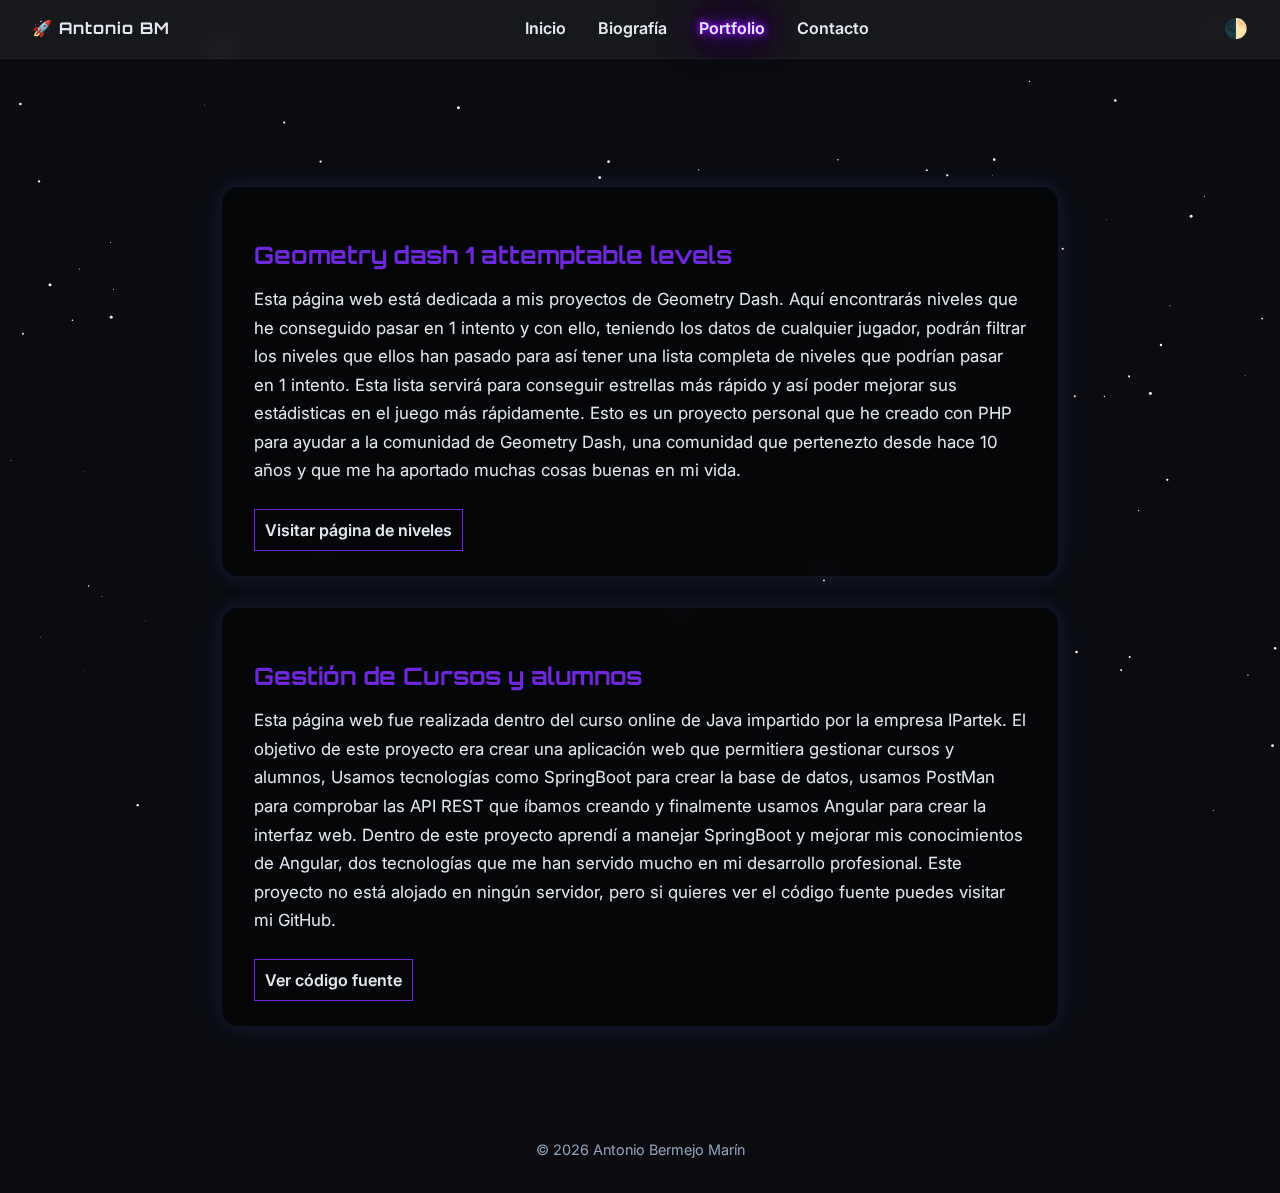
<file: portfolio.html>
<!DOCTYPE html>
<html lang="es">
<head>
  <meta charset="UTF-8" />
  <meta name="viewport" content="width=device-width, initial-scale=1.0" />
  <title>Sobre mí — Antonio Bermejo Marín</title>

  <link rel="stylesheet" href="styles.css" />
  <link rel="icon" href="https://cdn-icons-png.flaticon.com/512/3097/3097035.png" type="image/png">

  <style>
    /* ==== Fondo animado ==== */
    #stars {
      position: fixed;
      top: 0;
      left: 0;
      width: 100%;
      height: 100%;
      z-index: -1;
      background: transparent;
    }

    /* ==== Contenido ==== */
    main {
      padding: 8rem 2rem 3rem;
      max-width: 900px;
      margin: 0 auto;
      color: var(--text);
      line-height: 1.7;
      animation: fadeIn 1s ease both;
    }

    section {
      background: rgba(0, 0, 0, 0.45);
      backdrop-filter: blur(10px);
      padding: 2rem;
      border-radius: 16px;
      margin-bottom: 2rem;
      box-shadow: 0 0 25px rgba(99, 102, 241, 0.2);
      transition: background 0.4s, box-shadow 0.4s;
    }

    body.light section {
      background: rgba(255, 255, 255, 0.6);
      box-shadow: 0 0 20px rgba(79, 70, 229, 0.15);
    }

    h2, h3 {
      color: var(--accent);
      margin-top: 1rem;
      margin-bottom: 0.6rem;
    }

    p {
      color: var(--text);
      font-size: 1.05rem;
    }

    a {
      color: var(--accent);
      text-decoration: none;
    }
    a:hover {
      text-decoration: underline;
    }

    ul {
      margin-left: 1.5rem;
    }

    /* ==== Responsive ==== */
    @media (max-width: 768px) {
      main {
        padding: 7rem 1.2rem 2rem;
      }
      section {
        padding: 1.5rem;
      }
    }

    @keyframes fadeIn {
      from { opacity: 0; transform: translateY(20px); }
      to { opacity: 1; transform: translateY(0); }
    }
  </style>
</head>

<body>
  <canvas id="stars"></canvas>

  <!-- ===== NAVBAR ===== -->
  <header class="navbar">
    <div class="logo">
      🚀 <span>Antonio BM</span>
    </div>

    <nav class="nav-links">
      <a href="index.html">Inicio</a>
      <a href="sobremi.html">Biografía</a>
      <a  class="active">Portfolio</a>
      <a href="contacto.html">Contacto</a>
    </nav>

    <div class="controls">
      <button id="themeToggle" aria-label="Cambiar tema">🌓</button>
      <button id="menuToggle" aria-label="Abrir menú" class="menu-btn">
        <span></span>
        <span></span>
        <span></span>
      </button>
    </div>
  </header>

  <!-- ===== CONTENIDO PRINCIPAL ===== -->
  <main>
    <section id="intro">
      <h2>Geometry dash 1 attemptable levels</h2>
      <p>
        Esta página web está dedicada a mis proyectos de Geometry Dash. 
        Aquí encontrarás niveles que he conseguido pasar en 1 intento y con ello, teniendo los datos de cualquier jugador, 
        podrán filtrar los niveles que ellos han pasado para así tener una lista completa de niveles que podrían pasar en 1 intento.
        Esta lista servirá para conseguir estrellas más rápido y así poder mejorar sus estádisticas en el juego más rápidamente.
        Esto es un proyecto personal que he creado con PHP para ayudar a la comunidad de Geometry Dash, una comunidad que pertenezto 
        desde hace 10 años y que me ha aportado muchas cosas buenas en mi vida.
      </p>
      <a href="https://mineber-levels.infinityfreeapp.com" class="a-button" target="_blank" rel="noopener noreferrer">Visitar página de niveles</a>
    </section>

    <section id="intro">
      <h2>Gestión de Cursos y alumnos</h2>
      <p>
        Esta página web fue realizada dentro del curso online de Java impartido por la empresa IPartek.
        El objetivo de este proyecto era crear una aplicación web que permitiera gestionar cursos y alumnos,
        Usamos tecnologías como SpringBoot para crear la base de datos, usamos PostMan para comprobar las API REST que íbamos creando y 
        finalmente usamos Angular para crear la interfaz web.
        Dentro de este proyecto aprendí a manejar SpringBoot y mejorar mis conocimientos de Angular, 
        dos tecnologías que me han servido mucho en mi desarrollo profesional.
        Este proyecto no está alojado en ningún servidor, pero si quieres ver el código fuente puedes visitar mi GitHub.
      </p>
      <a href="https://github.com/mineber/examen-ipartek-SpringBoot-Angular" class="a-button" target="_blank" rel="noopener noreferrer">Ver código fuente</a>
    </section>

    

    
  </main>

  <!-- ===== FOOTER ===== -->
  <footer style="text-align:center; padding:2rem 0; color:var(--muted); font-size:0.9rem;">
    © <span id="year"></span> Antonio Bermejo Marín
  </footer>

  <!-- ===== SCRIPTS ===== -->
  <script>
    document.getElementById('year').textContent = new Date().getFullYear();

    // Fondo animado de estrellas
    const canvas = document.getElementById('stars');
    const ctx = canvas.getContext('2d');
    let stars = [];

    function resizeCanvas() {
      canvas.width = window.innerWidth;
      canvas.height = window.innerHeight;
      stars = [];
      for (let i = 0; i < 150; i++) {
        stars.push({
          x: Math.random() * canvas.width,
          y: Math.random() * canvas.height,
          radius: Math.random() * 1.5,
          speed: Math.random() * 0.4 + 0.2
        });
      }
    }

    function drawStars() {
      ctx.clearRect(0, 0, canvas.width, canvas.height);
      ctx.fillStyle = 'white';
      stars.forEach(star => {
        ctx.beginPath();
        ctx.arc(star.x, star.y, star.radius, 0, Math.PI * 2);
        ctx.fill();
        star.y += star.speed;
        if (star.y > canvas.height) {
          star.y = 0;
          star.x = Math.random() * canvas.width;
        }
      });
      requestAnimationFrame(drawStars);
    }

    window.addEventListener('resize', resizeCanvas);
    resizeCanvas();
    drawStars();
  </script>

  <script>
    // Tema claro/oscuro + menú
    const body = document.body;
    const themeToggle = document.getElementById("themeToggle");
    const menuToggle = document.getElementById("menuToggle");
    const nav = document.querySelector(".nav-links");

    if (localStorage.getItem("theme") === "light") body.classList.add("light");

    themeToggle.addEventListener("click", () => {
      body.classList.toggle("light");
      localStorage.setItem("theme", body.classList.contains("light") ? "light" : "dark");
    });

    menuToggle.addEventListener("click", () => {
      nav.classList.toggle("open");
      menuToggle.classList.toggle("active");
    });
  </script>
</body>
</html>
</file>
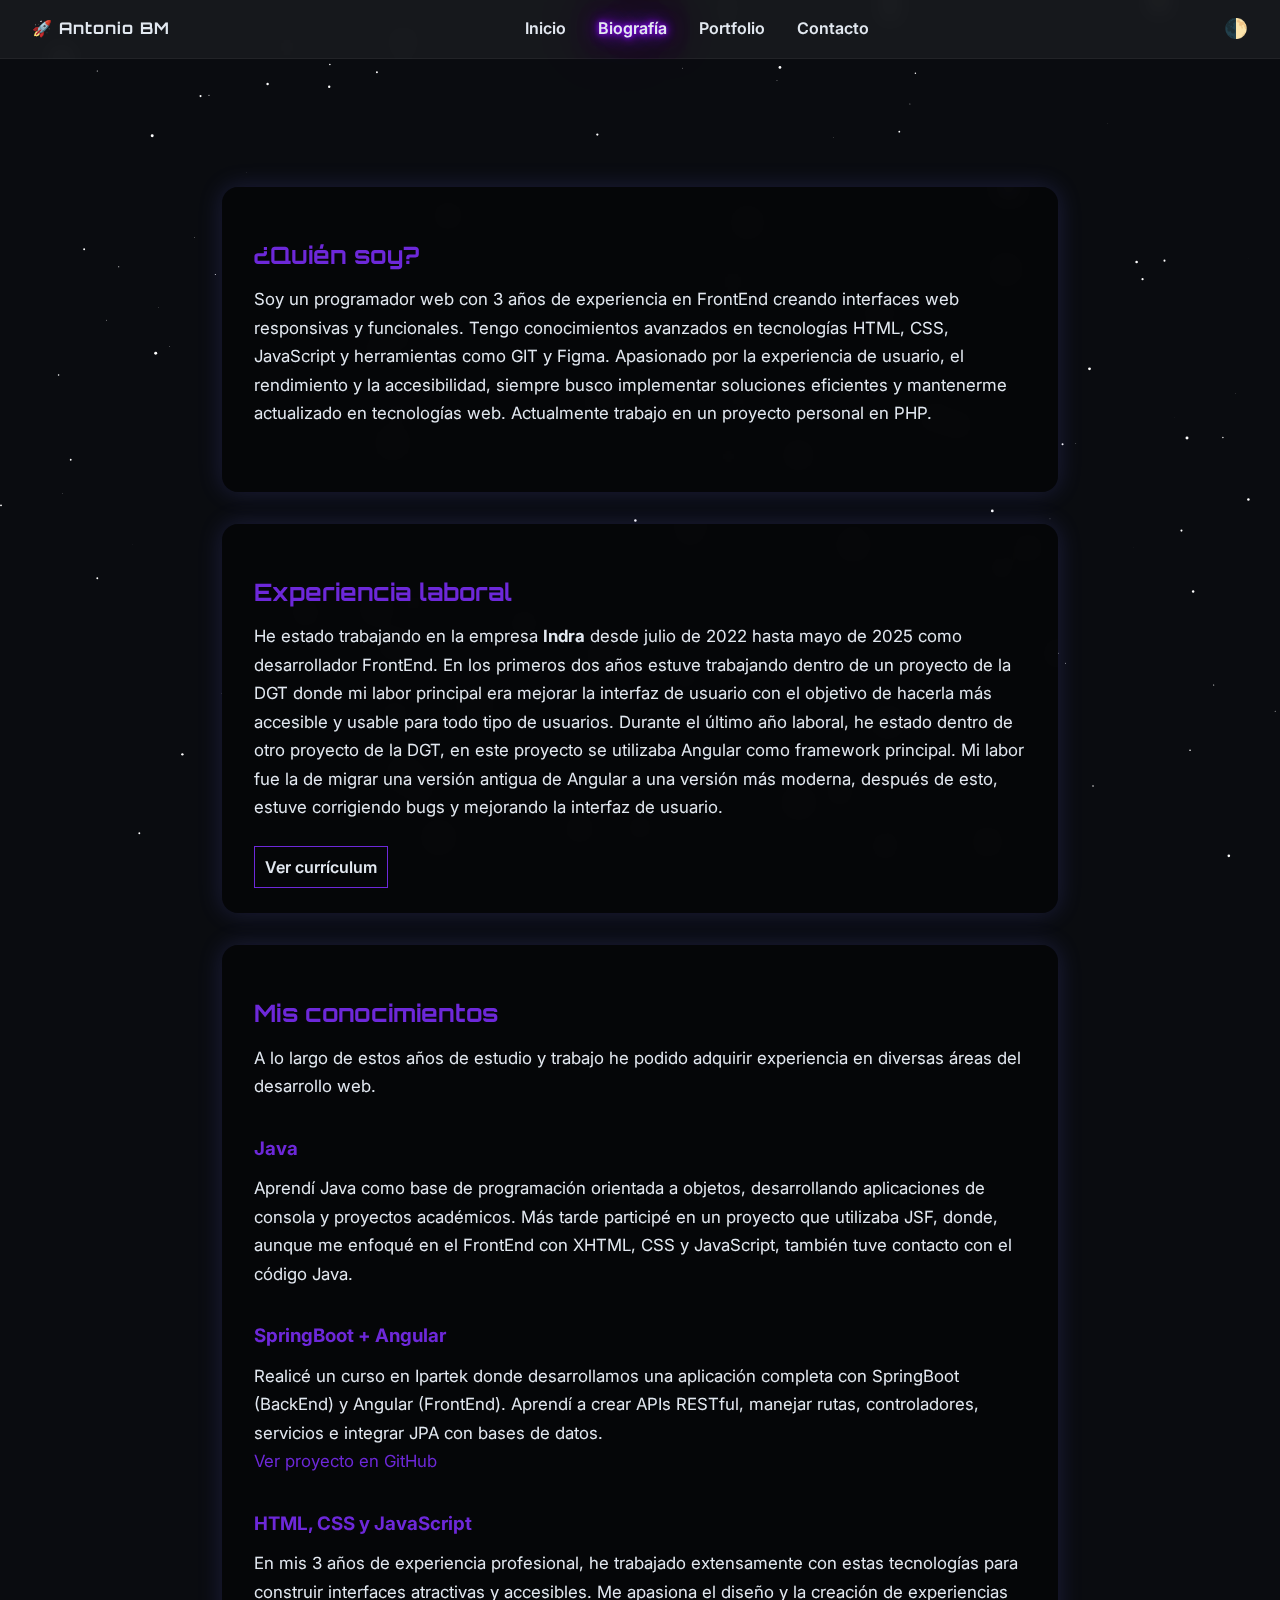
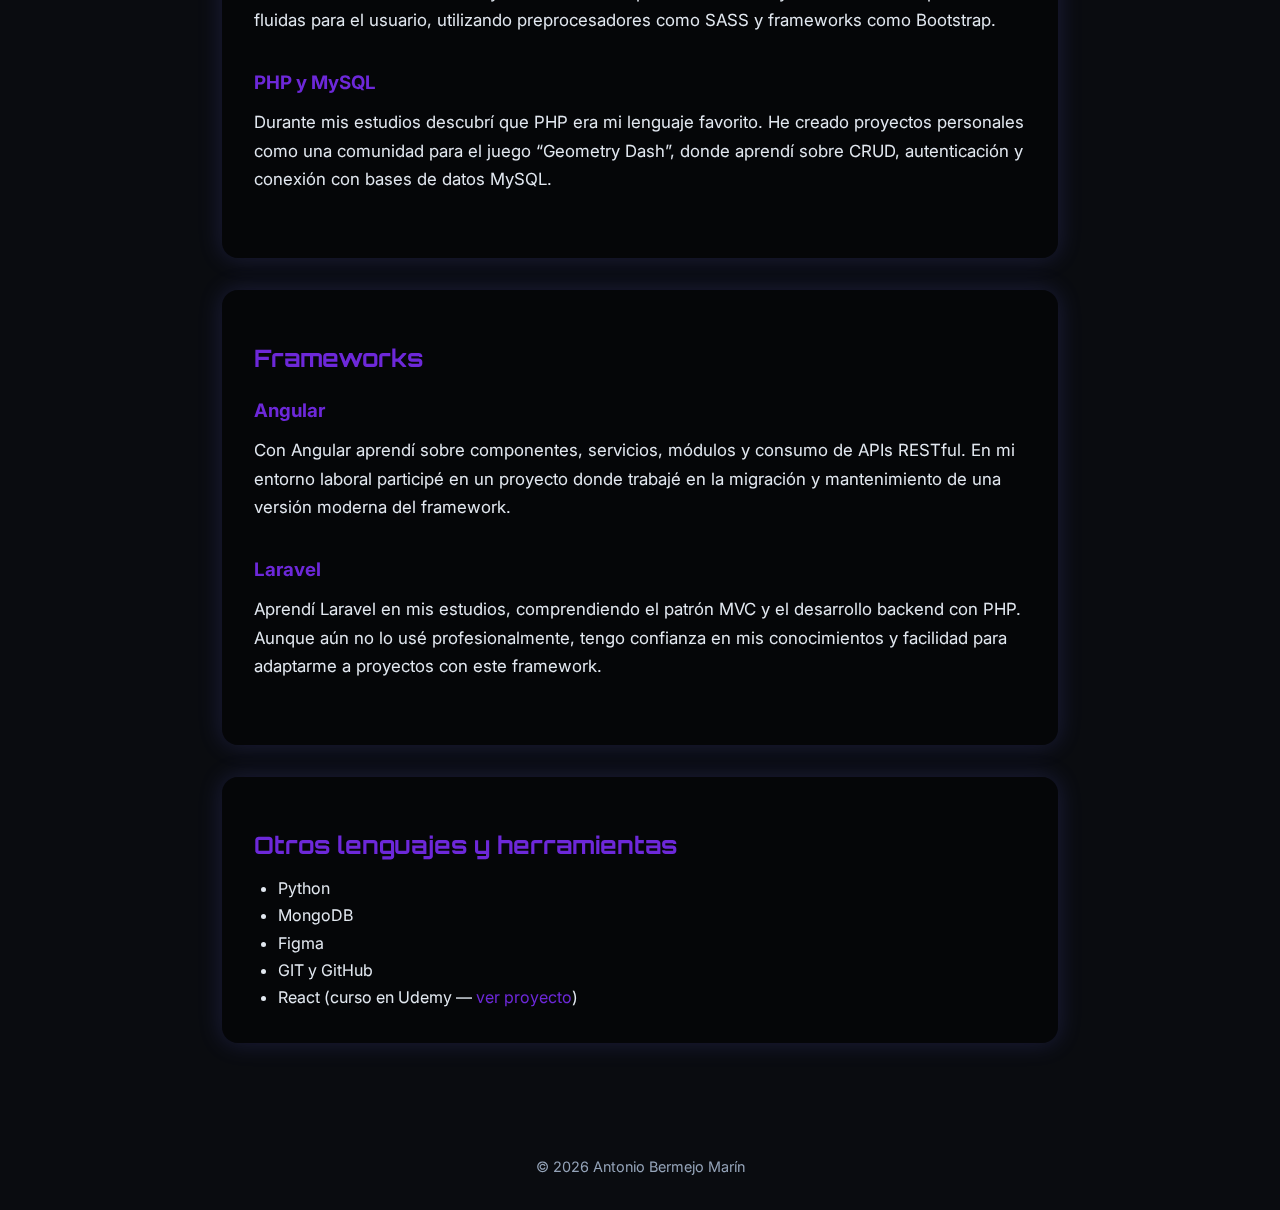
<file: sobremi.html>
<!DOCTYPE html>
<html lang="es">
<head>
  <meta charset="UTF-8" />
  <meta name="viewport" content="width=device-width, initial-scale=1.0" />
  <title>Sobre mí — Antonio Bermejo Marín</title>

  <link rel="stylesheet" href="styles.css" />
  <link rel="icon" href="logo.png" type="image/png">

  <style>
    /* ==== Fondo animado ==== */
    #stars {
      position: fixed;
      top: 0;
      left: 0;
      width: 100%;
      height: 100%;
      z-index: -1;
      background: transparent;
    }

    /* ==== Contenido ==== */
    main {
      padding: 8rem 2rem 3rem;
      max-width: 900px;
      margin: 0 auto;
      color: var(--text);
      line-height: 1.7;
      animation: fadeIn 1s ease both;
    }

    section {
      background: rgba(0, 0, 0, 0.45);
      backdrop-filter: blur(10px);
      padding: 2rem;
      border-radius: 16px;
      margin-bottom: 2rem;
      box-shadow: 0 0 25px rgba(99, 102, 241, 0.2);
      transition: background 0.4s, box-shadow 0.4s;
    }

    body.light section {
      background: rgba(255, 255, 255, 0.6);
      box-shadow: 0 0 20px rgba(79, 70, 229, 0.15);
    }

    h2, h3 {
      color: var(--accent);
      margin-top: 1rem;
      margin-bottom: 0.6rem;
    }

    p {
      color: var(--text);
      font-size: 1.05rem;
    }

    a {
      color: var(--accent);
      text-decoration: none;
    }
    a:hover {
      text-decoration: underline;
    }

    ul {
      margin-left: 1.5rem;
    }

    /* ==== Responsive ==== */
    @media (max-width: 768px) {
      main {
        padding: 7rem 1.2rem 2rem;
      }
      section {
        padding: 1.5rem;
      }
    }

    @keyframes fadeIn {
      from { opacity: 0; transform: translateY(20px); }
      to { opacity: 1; transform: translateY(0); }
    }
  </style>
</head>

<body>
  <canvas id="stars"></canvas>

  <!-- ===== NAVBAR ===== -->
  <header class="navbar">
    <div class="logo">
      🚀 <span>Antonio BM</span>
    </div>

    <nav class="nav-links">
      <a href="index.html">Inicio</a>
      <a class="active">Biografía</a>
      <a href="portfolio.html">Portfolio</a>
      <a href="contacto.html">Contacto</a>
    </nav>

    <div class="controls">
      <button id="themeToggle" aria-label="Cambiar tema">🌓</button>
      <button id="menuToggle" aria-label="Abrir menú" class="menu-btn">
        <span></span>
        <span></span>
        <span></span>
      </button>
    </div>
  </header>

  <!-- ===== CONTENIDO PRINCIPAL ===== -->
  <main>
    <section id="intro">
      <h2>¿Quién soy?</h2>
      <p>
        Soy un programador web con 3 años de experiencia en FrontEnd creando interfaces web responsivas y funcionales. 
        Tengo conocimientos avanzados en tecnologías HTML, CSS, JavaScript y herramientas como GIT y Figma.
        Apasionado por la experiencia de usuario, el rendimiento y la accesibilidad, siempre busco implementar soluciones eficientes 
        y mantenerme actualizado en tecnologías web. Actualmente trabajo en un proyecto personal en PHP.
      </p>
    </section>
    <section id="experiencia">
      <h2>Experiencia laboral</h2>
      <p>
        He estado trabajando en la empresa <strong>Indra</strong> desde julio de 2022 hasta mayo de 2025 como desarrollador FrontEnd.
        En los primeros dos años estuve trabajando dentro de un proyecto de la DGT donde mi labor principal era mejorar la interfaz
        de usuario con el objetivo de hacerla más accesible y usable para todo tipo de usuarios.
        Durante el último año laboral, he estado dentro de otro proyecto de la DGT, en este proyecto se utilizaba Angular 
        como framework principal. Mi labor fue la de migrar una versión antigua de Angular a una versión más moderna, después de esto,
        estuve corrigiendo bugs y mejorando la interfaz de usuario.

      </p>
      <a href="Antonio CV.pdf" class="a-button">Ver currículum</a>
    </section>

    <section id="conocimientos">
      <h2>Mis conocimientos</h2>
      <p>
        A lo largo de estos años de estudio y trabajo he podido adquirir experiencia en diversas áreas del desarrollo web.
      </p>

      <h3>Java</h3>
      <p>
        Aprendí Java como base de programación orientada a objetos, desarrollando aplicaciones de consola y proyectos académicos.
        Más tarde participé en un proyecto que utilizaba JSF, donde, aunque me enfoqué en el FrontEnd con XHTML, CSS y JavaScript, 
        también tuve contacto con el código Java.
      </p>

      <h3>SpringBoot + Angular</h3>
      <p>
        Realicé un curso en Ipartek donde desarrollamos una aplicación completa con SpringBoot (BackEnd) y Angular (FrontEnd).  
        Aprendí a crear APIs RESTful, manejar rutas, controladores, servicios e integrar JPA con bases de datos.
        <br><a href="https://github.com/mineber/examen-ipartek-SpringBoot-Angular" target="_blank">Ver proyecto en GitHub</a>
      </p>

      <h3>HTML, CSS y JavaScript</h3>
      <p>
        En mis 3 años de experiencia profesional, he trabajado extensamente con estas tecnologías para construir interfaces 
        atractivas y accesibles. Me apasiona el diseño y la creación de experiencias fluidas para el usuario, 
        utilizando preprocesadores como SASS y frameworks como Bootstrap.
      </p>

      <h3>PHP y MySQL</h3>
      <p>
        Durante mis estudios descubrí que PHP era mi lenguaje favorito. He creado proyectos personales como una comunidad para el juego 
        “Geometry Dash”, donde aprendí sobre CRUD, autenticación y conexión con bases de datos MySQL.
      </p>
    </section>

    <section id="frameworks">
      <h2>Frameworks</h2>

      <h3>Angular</h3>
      <p>
        Con Angular aprendí sobre componentes, servicios, módulos y consumo de APIs RESTful. 
        En mi entorno laboral participé en un proyecto donde trabajé en la migración y mantenimiento de una versión moderna del framework.
      </p>

      <h3>Laravel</h3>
      <p>
        Aprendí Laravel en mis estudios, comprendiendo el patrón MVC y el desarrollo backend con PHP. 
        Aunque aún no lo usé profesionalmente, tengo confianza en mis conocimientos y facilidad para adaptarme a proyectos con este framework.
      </p>
    </section>

    <section id="otros">
      <h2>Otros lenguajes y herramientas</h2>
      <ul>
        <li>Python</li>
        <li>MongoDB</li>
        <li>Figma</li>
        <li>GIT y GitHub</li>
        <li>
          React (curso en Udemy — 
          <a href="https://github.com/mineber/rick-morty-course" target="_blank">ver proyecto</a>)
        </li>
      </ul>
    </section>
  </main>

  <!-- ===== FOOTER ===== -->
  <footer style="text-align:center; padding:2rem 0; color:var(--muted); font-size:0.9rem;">
    © <span id="year"></span> Antonio Bermejo Marín
  </footer>

  <!-- ===== SCRIPTS ===== -->
  <script>
    document.getElementById('year').textContent = new Date().getFullYear();

    // Fondo animado de estrellas
    const canvas = document.getElementById('stars');
    const ctx = canvas.getContext('2d');
    let stars = [];

    function resizeCanvas() {
      canvas.width = window.innerWidth;
      canvas.height = window.innerHeight;
      stars = [];
      for (let i = 0; i < 150; i++) {
        stars.push({
          x: Math.random() * canvas.width,
          y: Math.random() * canvas.height,
          radius: Math.random() * 1.5,
          speed: Math.random() * 0.4 + 0.2
        });
      }
    }

    function drawStars() {
      ctx.clearRect(0, 0, canvas.width, canvas.height);
      ctx.fillStyle = 'white';
      stars.forEach(star => {
        ctx.beginPath();
        ctx.arc(star.x, star.y, star.radius, 0, Math.PI * 2);
        ctx.fill();
        star.y += star.speed;
        if (star.y > canvas.height) {
          star.y = 0;
          star.x = Math.random() * canvas.width;
        }
      });
      requestAnimationFrame(drawStars);
    }

    window.addEventListener('resize', resizeCanvas);
    resizeCanvas();
    drawStars();
  </script>

  <script>
    // Tema claro/oscuro + menú
    const body = document.body;
    const themeToggle = document.getElementById("themeToggle");
    const menuToggle = document.getElementById("menuToggle");
    const nav = document.querySelector(".nav-links");

    if (localStorage.getItem("theme") === "light") body.classList.add("light");

    themeToggle.addEventListener("click", () => {
      body.classList.toggle("light");
      localStorage.setItem("theme", body.classList.contains("light") ? "light" : "dark");
    });

    menuToggle.addEventListener("click", () => {
      nav.classList.toggle("open");
      menuToggle.classList.toggle("active");
    });
  </script>
</body>
</html>
</file>
<file: styles.css>
@import url('https://fonts.googleapis.com/css2?family=Orbitron:wght@500;700&family=Inter:wght@400;600&display=swap');

:root {
  --bg: #0a0c10;
  --text: #e2e8f0;
  --accent: #6d28d9;
  --muted: #94a3b8;
  --card: #111827;
  --blur: rgba(255,255,255,0.05);
  --radius: 14px;
  --transition: 0.3s ease;
}
.active{
    
      color: #fff;
      text-shadow:
        0 0 5px rgb(140, 0, 255),
        0 0 10px rgb(140, 0, 255),
        0 0 20px rgb(140, 0, 255),
        0 0 40px rgb(140, 0, 255),
        0 0 80px rgb(140, 0, 255);
      display: inline-block;
}
/* Tema claro */
.light {
  --bg: #f9fafb;
  --text: #0f172a;
  --accent: #7c3aed;
  --muted: #272727;
  --card: #ffffff;
  --blur: rgba(0,0,0,0.05);
}

* {
  margin: 0;
  padding: 0;
  box-sizing: border-box;
}

body {
  background: var(--bg);
  color: var(--text);
  font-family: 'Inter', sans-serif;
  line-height: 1.6;
  transition: background var(--transition), color var(--transition);
}

/* ==== Navbar ==== */
.navbar {
  position: sticky;
  top: 0;
  width: 100%;
  background: var(--blur);
  backdrop-filter: blur(10px);
  -webkit-backdrop-filter: blur(10px);
  display: flex;
  justify-content: space-between;
  align-items: center;
  padding: 1rem 2rem;
  z-index: 100;
  border-bottom: 1px solid rgba(255,255,255,0.05);
}

.logo {
  font-family: 'Orbitron', sans-serif;
  font-weight: 700;
  letter-spacing: 1px;
  display: flex;
  align-items: center;
  gap: 6px;
}

.nav-links {
  display: flex;
  gap: 2rem;
}

.nav-links a {
  color: var(--text);
  text-decoration: none;
  font-weight: 600;
  position: relative;
  transition: color var(--transition);
}

.nav-links a::after {
  content: '';
  position: absolute;
  bottom: -3px;
  left: 0;
  width: 0;
  height: 2px;
  background: var(--accent);
  transition: width 0.3s;
}

.nav-links a:hover::after {
  width: 100%;
}

/* ==== Botones ==== */
.controls {
  display: flex;
  align-items: center;
  gap: 1rem;
}

#themeToggle {
  background: transparent;
  border: none;
  font-size: 1.2rem;
  cursor: pointer;
  color: var(--text);
}

/* ==== Menú Hamburguesa ==== */
.menu-btn {
  display: none;
  flex-direction: column;
  justify-content: center;
  width: 24px;
  height: 24px;
  background: none;
  border: none;
  cursor: pointer;
  z-index:101;
}

.menu-btn span {
  background: var(--text);
  height: 2px;
  margin: 3px 0;
  border-radius: 2px;
  transition: all 0.3s ease;
}

.menu-btn.open span:nth-child(1) {
  transform: rotate(45deg) translateY(6px);
}
.menu-btn.open span:nth-child(2) {
  opacity: 0;
}
.menu-btn.open span:nth-child(3) {
  transform: rotate(-45deg) translateY(-6px);
}

/* ==== Contenido ==== */
.content {
  max-width: 900px;
  margin: 2rem auto;
  padding: 0 1rem;
}

h2 {
  font-family: 'Orbitron', sans-serif;
  color: var(--accent);
  margin-bottom: 1rem;
}

p {
  color: var(--muted);
  margin-bottom: 2rem;
}
.a-button {
  color: var(--text);
  text-decoration: none;
  font-weight: 600;
  position: relative;
  transition: color var(--transition);
  border: 1px solid var(--accent);
  padding: 10px;;
}
.a-button:hover {
  background: var(--accent);
  color: black;
}

/* ==== Responsive ==== */
@media (max-width: 768px) {
  .menu-btn { display: flex; }
  .nav-links {
    position: absolute;
    top: 70px;
    right: 0;
    background: var(--card);
    flex-direction: column;
    align-items: flex-start;
    padding: 1.5rem;
    width: 240px;
    transform: translateX(100%);
    transition: transform 0.3s ease;
    border-left: 1px solid rgba(255,255,255,0.1);
    display: none;
  }
  .nav-links.open {
    transform: translateX(0);
    display: flex;
    transform: translateY(-11px);
  }
}
</file>
